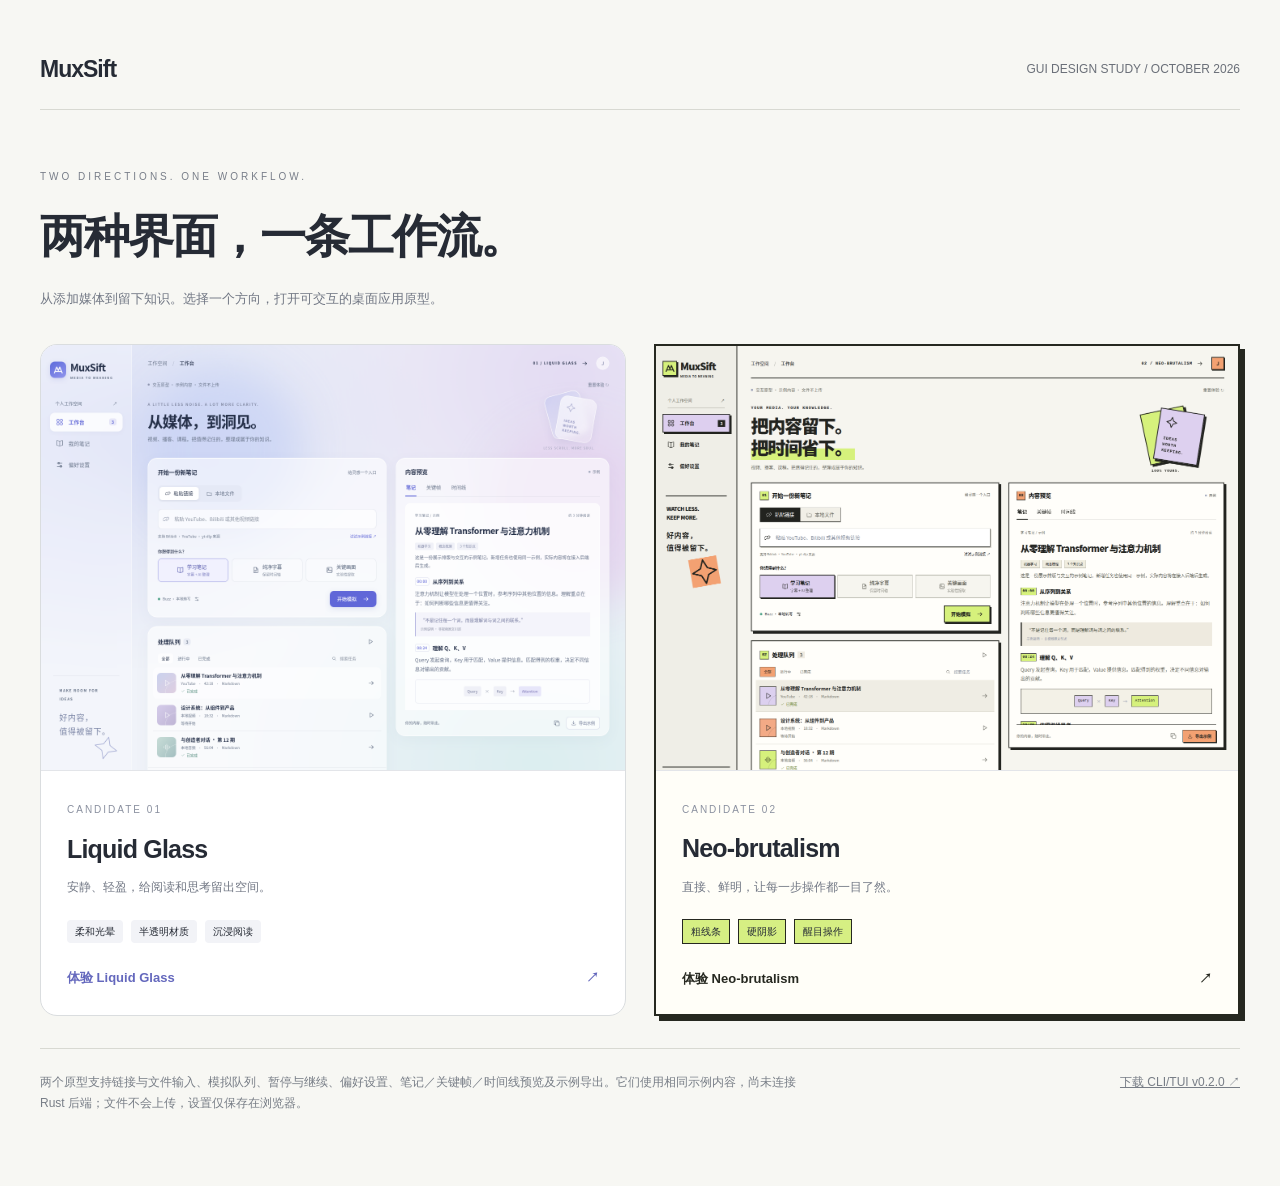
<file: prototypes/gui/index.html>
<!doctype html>
<html lang="zh-CN">
<head>
<meta charset="utf-8"><meta name="viewport" content="width=device-width,initial-scale=1">
<title>MuxSift · 两种界面，一条工作流</title>
<style>
*{box-sizing:border-box}body{margin:0;color:#262b35;background:#f7f7f3;font:15px/1.7 Inter,"Segoe UI","Noto Sans CJK SC",sans-serif}main{max-width:1380px;padding:50px 40px;margin:auto}header{display:flex;align-items:center;justify-content:space-between;font-size:12px;border-bottom:1px solid #d8d9d2;padding-bottom:20px}header b{font-size:23px;letter-spacing:-1px}header span{color:#6a6f78}.intro{margin:52px 0 34px}.eyebrow{font-size:10px;letter-spacing:3px;color:#787e89}h1{font-size:clamp(28px,4vw,46px);letter-spacing:-2px;margin:9px 0;font-weight:650}.intro p{font-size:13px;color:#717784}.candidates{display:grid;grid-template-columns:1fr 1fr;gap:28px}a{color:inherit;text-decoration:none}.candidate{border:1px solid #dadddf;border-radius:17px;overflow:hidden;background:#fff;transition:transform .2s,box-shadow .2s}.candidate:hover{transform:translateY(-4px);box-shadow:0 15px 35px #262b3512}.image-wrap{aspect-ratio:1.37;overflow:hidden;background:#edf0f7;border-bottom:1px solid #e3e5e9}.image-wrap img{width:100%;height:100%;object-fit:cover;object-position:top;display:block}.copy{padding:24px 26px}.number{font-size:10px;letter-spacing:2px;color:#8b91a0}.copy h2{font-size:25px;letter-spacing:-.8px;margin:7px 0}.copy p{font-size:12px;color:#717784;margin:6px 0 22px}.tags{display:flex;gap:8px;flex-wrap:wrap;margin-bottom:24px}.tags span{font-size:10px;background:#f2f3f7;padding:3px 8px;border-radius:4px}.open{display:flex;justify-content:space-between;align-items:center;font-size:13px;color:#6468bd;font-weight:600}.neo{border:2px solid #262820;border-radius:0;box-shadow:5px 5px 0 #262820;background:#fffef8}.neo .copy h2{font-weight:900}.neo .tags span{border:1px solid #262820;border-radius:0;background:#d6ef83}.neo .open{color:#262820}.notes{margin-top:32px;padding:23px 0;border-top:1px solid #d8d9d2;color:#777d86;font-size:12px;display:flex;gap:30px;justify-content:space-between}.notes p{margin:0;max-width:780px}.notes a{text-decoration:underline;white-space:nowrap}a:focus-visible{outline:3px solid #6a63d4;outline-offset:6px}@media(max-width:750px){main{padding:24px 20px}.candidates{grid-template-columns:1fr;gap:28px}.intro{margin-top:35px}.notes{display:block}.notes a{display:inline-block;margin-top:12px}header span{font-size:9px}.copy{padding:20px}}
</style>
</head>
<body><main>
<header><b>MuxSift</b><span>GUI DESIGN STUDY / OCTOBER 2026</span></header>
<section class="intro"><span class="eyebrow">TWO DIRECTIONS. ONE WORKFLOW.</span><h1>两种界面，一条工作流。</h1><p>从添加媒体到留下知识。选择一个方向，打开可交互的桌面应用原型。</p></section>
<div class="candidates">
<a class="candidate" href="liquid-glass.html"><div class="image-wrap"><img src="previews/liquid-glass.png" alt="Liquid Glass：蓝紫渐变背景上的半透明任务面板和笔记阅读区"></div><div class="copy"><span class="number">CANDIDATE 01</span><h2>Liquid Glass</h2><p>安静、轻盈，给阅读和思考留出空间。</p><div class="tags"><span>柔和光晕</span><span>半透明材质</span><span>沉浸阅读</span></div><div class="open">体验 Liquid Glass <span>↗</span></div></div></a>
<a class="candidate neo" href="neo-brutalism.html"><div class="image-wrap"><img src="previews/neo-brutalism.png" alt="Neo-brutalism：奶油底色、黑色粗边框和明亮色块组成的媒体工作台"></div><div class="copy"><span class="number">CANDIDATE 02</span><h2>Neo-brutalism</h2><p>直接、鲜明，让每一步操作都一目了然。</p><div class="tags"><span>粗线条</span><span>硬阴影</span><span>醒目操作</span></div><div class="open">体验 Neo-brutalism <span>↗</span></div></div></a>
</div>
<div class="notes"><p>两个原型支持链接与文件输入、模拟队列、暂停与继续、偏好设置、笔记／关键帧／时间线预览及示例导出。它们使用相同示例内容，尚未连接 Rust 后端；文件不会上传，设置仅保存在浏览器。</p><a href="https://github.com/jasonshelter0/muxsift/releases/tag/v0.2.0" target="_blank" rel="noopener">下载 CLI/TUI v0.2.0 ↗</a></div>
</main></body></html>
</file>
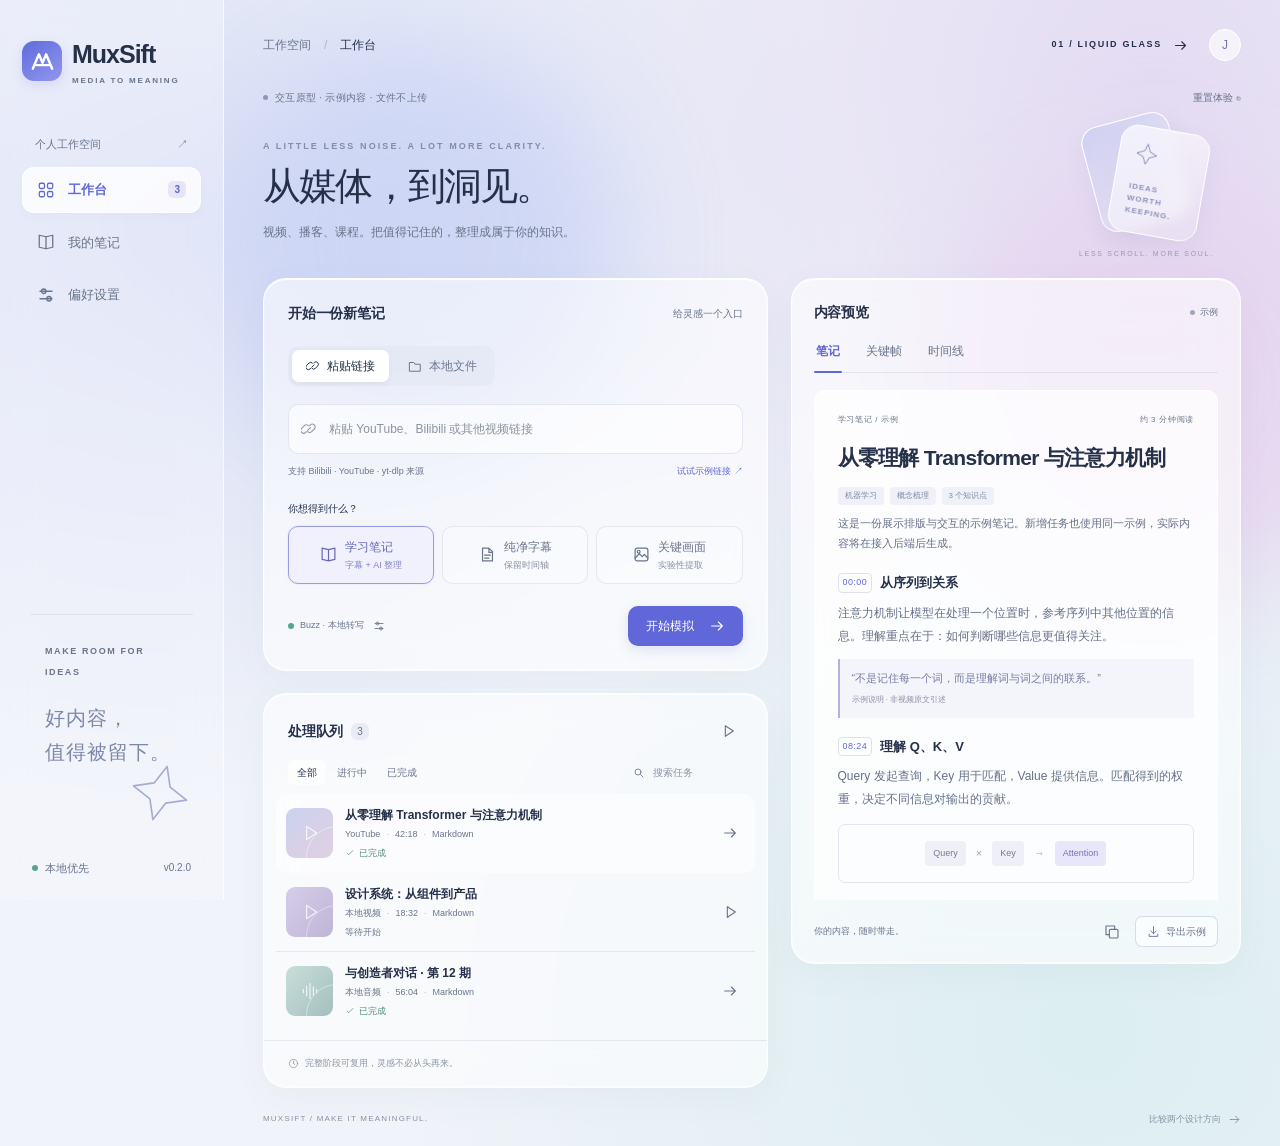
<file: prototypes/gui/liquid-glass.html>
<!doctype html>
<html lang="zh-CN">
<head>
  <meta charset="utf-8">
  <meta name="viewport" content="width=device-width,initial-scale=1">
  <meta name="color-scheme" content="light">
  <title>MuxSift · Liquid Glass</title>
  <link rel="stylesheet" href="styles.css">
  <script src="app.js" defer></script>
</head>
<body class="glass" data-theme="glass"><div id="app"></div><noscript>请启用 JavaScript 体验这个交互原型。</noscript></body>
</html>
</file>
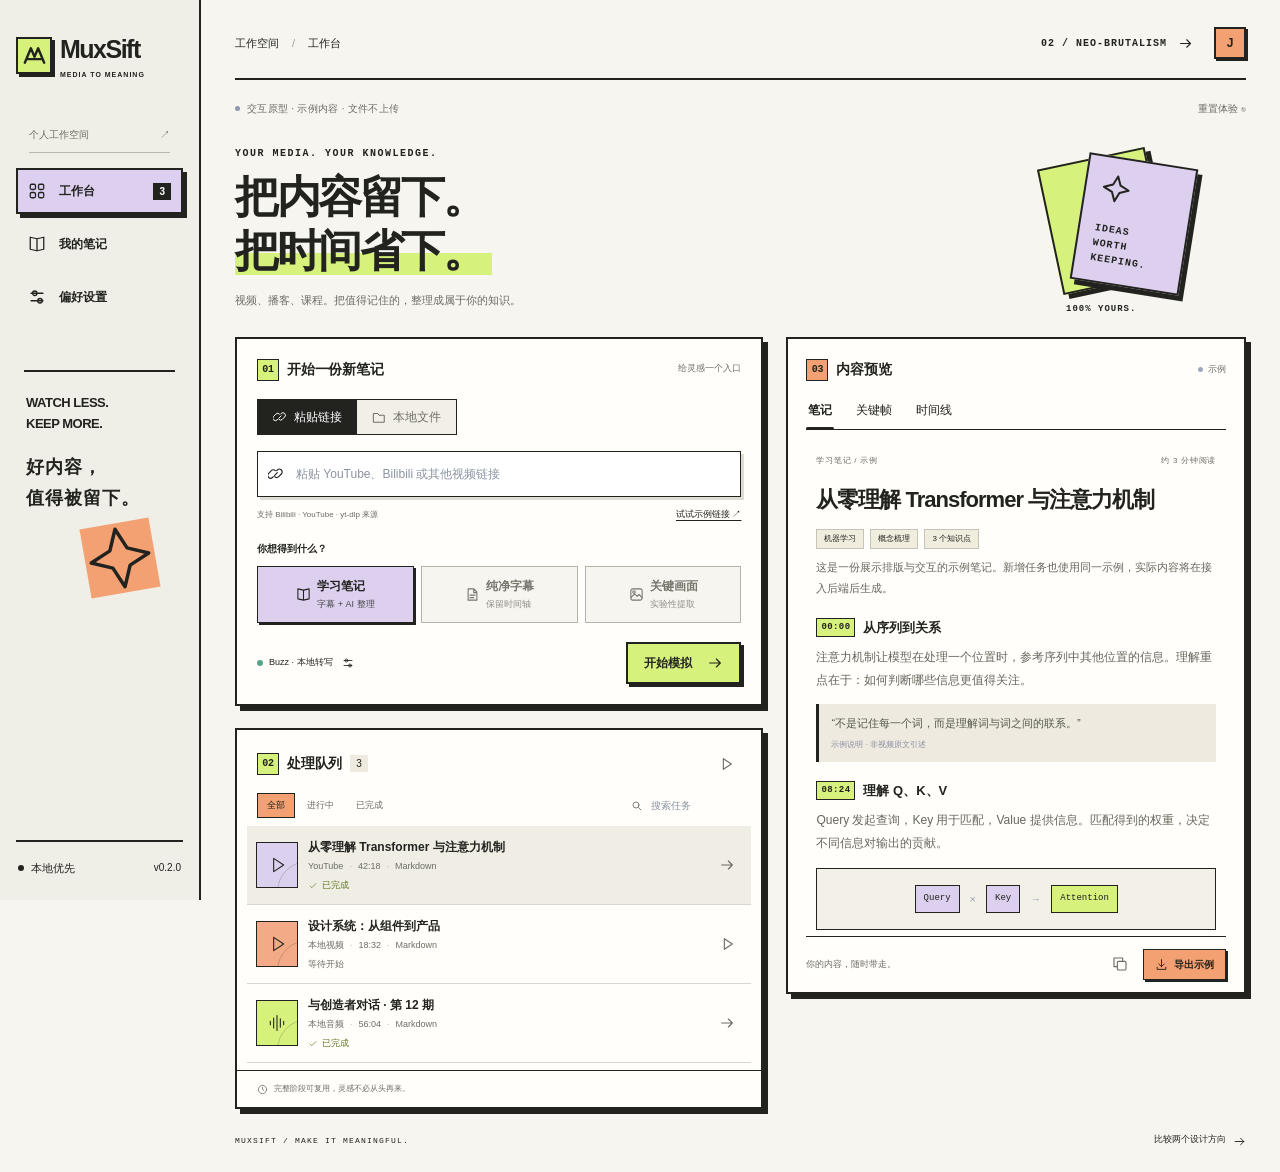
<file: prototypes/gui/neo-brutalism.html>
<!doctype html>
<html lang="zh-CN">
<head>
  <meta charset="utf-8">
  <meta name="viewport" content="width=device-width,initial-scale=1">
  <meta name="color-scheme" content="light">
  <title>MuxSift · Neo-brutalism</title>
  <link rel="stylesheet" href="styles.css">
  <script src="app.js" defer></script>
</head>
<body class="brutal" data-theme="brutal"><div id="app"></div><noscript>请启用 JavaScript 体验这个交互原型。</noscript></body>
</html>
</file>
<file: prototypes/gui/styles.css>
@charset "UTF-8";
*{box-sizing:border-box}html{scroll-behavior:smooth}body{margin:0;font-family:Inter,"SF Pro Display","Segoe UI","Noto Sans CJK SC","Microsoft YaHei",sans-serif;color:var(--ink);background:var(--bg);font-size:14px;line-height:1.5}button,input,select{font:inherit}button,a,input,select{-webkit-tap-highlight-color:transparent}button{cursor:pointer;color:inherit}button{border:0;background:none}button:disabled{opacity:.4;cursor:not-allowed}a{color:inherit;text-decoration:none}svg{width:20px;height:20px;flex-shrink:0;vertical-align:middle}button,a{touch-action:manipulation}button:focus-visible,a:focus-visible,input:focus-visible,select:focus-visible{outline:3px solid var(--accent);outline-offset:4px}input{min-width:0;color:var(--ink)}[hidden]{display:none!important}.sr-only{position:absolute;width:1px;height:1px;padding:0;margin:-1px;overflow:hidden;clip:rect(0,0,0,0);white-space:nowrap;border:0}.skip-link{position:fixed;left:20px;top:-60px;background:var(--ink);color:white;padding:12px;z-index:100}.skip-link:focus{top:10px}
.glass{--ink:#253049;--muted:#69758a;--accent:#6067d8;--bg:#edf0f7;--line:rgba(112,124,158,.14);--panel:rgba(255,255,255,.57);--radius:23px;--accent-soft:#edecfc;background:radial-gradient(ellipse at 12% 20%,#d9def5 0,transparent 44%),radial-gradient(ellipse at 90% 7%,#e4dcf3 0,transparent 45%),radial-gradient(ellipse at 85% 90%,#dceef0 0,transparent 45%),#f0f3f9;min-height:100vh}
.brutal{--ink:#22231f;--muted:#6d6d65;--accent:#6c51df;--bg:#f6f5ef;--line:#24251f;--panel:#fffefa;--radius:0;--accent-soft:#eee6ff;background-color:var(--bg);background-image:radial-gradient(#cecfc4 .65px,transparent .65px);background-size:14px 14px;min-height:100vh}
.ambient{position:fixed;z-index:-1;pointer-events:none;filter:blur(50px);border-radius:50%;opacity:.7}.ambient-one{width:400px;height:400px;background:#c6d1f5;left:17%;top:5%}.ambient-two{width:440px;height:440px;background:#e4d1ee;right:-100px;top:18%}.brutal .ambient{display:none}
.app-shell{display:grid;grid-template-columns:224px minmax(0,1fr);max-width:1720px;margin:0 auto;min-height:100vh}.sidebar{padding:36px 22px 24px;position:sticky;top:0;height:100vh;display:flex;flex-direction:column;border-right:1px solid rgba(255,255,255,.7);background:rgba(248,250,255,.35);backdrop-filter:blur(20px)}.brand{display:flex;gap:10px;align-items:center;font-size:25px;letter-spacing:-1px;font-weight:750}.brand-mark{width:40px;height:40px;border-radius:12px;display:grid;place-items:center;color:white;background:linear-gradient(145deg,#5e6cdc,#9296ed);box-shadow:0 4px 12px #6b72d12a}.brand-mark svg{width:29px;height:29px;stroke-width:2}.brand-sub{display:block;font-size:8px;letter-spacing:1.8px;color:var(--muted);margin-top:1px}.workspace-label{display:flex;justify-content:space-between;font-size:11px;color:var(--muted);margin:49px 13px 15px}.sidebar nav{display:grid;gap:7px}.nav-item{display:flex;align-items:center;gap:13px;padding:13px 15px;text-align:left;border-radius:12px;color:var(--muted);font-size:13px;transition:background .2s}.nav-item svg{width:18px;height:18px}.nav-item.active{background:rgba(255,255,255,.78);color:var(--accent);box-shadow:0 4px 10px #5c659209,inset 0 0 0 1px #fff9;font-weight:650}.nav-item:hover{background:#ffffff70}.nav-count{margin-left:auto;font-size:10px;background:#e6e6f8;padding:1px 6px;border-radius:5px}.sidebar-note{margin:auto 8px 35px;padding:24px 15px 0;border-top:1px solid var(--line);position:relative;overflow:hidden}.tiny-label{font-size:9px;letter-spacing:1.6px;font-weight:650;color:var(--muted);white-space:pre-line}.sidebar-note p{font-size:20px;line-height:1.7;letter-spacing:1px;color:#7d87a7;margin-bottom:56px}.note-orbit{position:absolute;bottom:-1px;right:0;color:#a5acd4;transform:rotate(15deg)}.note-orbit svg{height:66px;width:66px;stroke-width:.6}.sidebar-bottom{display:flex;align-items:center;gap:7px;font-size:11px;color:var(--muted);padding:0 10px}.connection-dot{display:inline-block;background:#55a58c;width:6px;height:6px;border-radius:50%;flex-shrink:0}.version{margin-left:auto;font-size:10px}
main{padding:29px 39px 20px;min-width:0}.topbar{display:flex;justify-content:space-between;align-items:center;gap:16px}.breadcrumb{font-size:12px;color:var(--muted);display:flex;gap:13px;align-items:center}.breadcrumb strong{font-weight:500;color:var(--ink)}.breadcrumb>span{opacity:.4}.top-actions{display:flex;gap:21px;align-items:center}.style-link{display:flex;align-items:center;gap:11px;font-size:9px;letter-spacing:1.7px;font-weight:600}.style-link svg{width:15px;height:15px}.avatar{width:32px;height:32px;display:grid;place-items:center;border-radius:50%;color:#72799e;background:#fff9;border:1px solid white;font-size:12px}.demo-notice{display:flex;align-items:center;gap:7px;font-size:10px;letter-spacing:.3px;color:var(--muted);margin:24px 0 3px}.demo-dot{width:5px;height:5px;background:#9097b1;border-radius:50%}.demo-notice button{margin-left:auto;font-size:10px;color:var(--muted);padding:5px 0}.hero{display:flex;align-items:center;justify-content:space-between;padding:20px 0 30px;min-height:153px}.eyebrow{font-size:9px;letter-spacing:2.1px;color:#858ca6;font-weight:650;margin-bottom:9px}h1{font-size:38px;letter-spacing:-1.8px;font-weight:580;line-height:1.3;margin:0 0 12px}.hero p{color:var(--muted);font-size:12px;margin:0}.hero-art{width:145px;height:130px;position:relative;margin-right:20px;margin-top:-15px}.art-layer{position:absolute;width:90px;height:108px;border:1px solid #fff;border-radius:17px;box-shadow:0 8px 25px #7374ae15}.art-back{transform:rotate(-15deg);left:14px;top:0;background:linear-gradient(145deg,#c6c9f0b0,#ffffff75)}.art-front{left:38px;top:11px;transform:rotate(10deg);padding:15px;background:linear-gradient(140deg,#ffffffb0,#ffffff30);backdrop-filter:blur(7px);color:#8c8fbc;display:flex;flex-direction:column;justify-content:space-between}.art-front svg{height:24px;width:24px;stroke-width:1}.art-front span{font-size:8px;font-weight:650;letter-spacing:1px;line-height:1.5}.art-caption{position:absolute;bottom:-11px;left:3px;font-size:7px;letter-spacing:1.7px;color:#969ab1}
.workspace{display:grid;grid-template-columns:minmax(380px,1.12fr) minmax(340px,1fr);gap:23px;align-items:start}.left-stack{display:grid;gap:22px;min-width:0}.panel{border:1px solid #ffffffc9;border-radius:var(--radius);background:var(--panel);box-shadow:0 9px 34px #59628809,inset 0 1px 0 white;backdrop-filter:blur(24px);overflow:hidden}.section-header{display:flex;justify-content:space-between;align-items:center;gap:10px}h2{font-size:14px;font-weight:650;letter-spacing:-.2px;margin:0;display:flex;align-items:center;gap:8px}.section-number{display:none}.small-label{font-size:10px;color:var(--muted)}.composer{padding:24px}.source-tabs{display:flex;gap:5px;margin:22px 0 18px;padding:4px;background:#dfe3ef75;border-radius:10px;width:fit-content}.source-tabs button{font-size:11px;display:flex;align-items:center;gap:7px;padding:7px 14px;border-radius:7px;color:var(--muted)}.source-tabs button svg{width:14px;height:14px}.source-tabs button.active{background:#fff;box-shadow:0 2px 5px #3331;color:var(--ink)}.url-field{display:flex;gap:10px;align-items:center;padding:14px 12px;background:#fff9;border:1px solid #ccd1e180;border-radius:10px}.url-field svg{width:16px;height:16px;color:#949cb0}.url-field input{border:0;background:none;width:100%;font-size:11px;outline:none}.url-field:focus-within{outline:2px solid var(--accent);outline-offset:2px}input::placeholder{color:#8b93a2}.field-foot{display:flex;justify-content:space-between;gap:5px;align-items:center;font-size:9px;color:var(--muted);margin:11px 0 22px}.field-foot button{font-size:9px;color:var(--accent);padding:0;white-space:nowrap}.output-label{font-size:10px;font-weight:550;margin-bottom:10px}.output-options{display:grid;grid-template-columns:repeat(3,1fr);gap:8px}.output-options button{display:flex;align-items:center;justify-content:center;gap:8px;text-align:left;border:1px solid var(--line);border-radius:10px;padding:11px 4px;color:var(--muted);background:#ffffff42}.output-options button svg{width:17px;height:17px}.output-options button.active{border-color:#9b9de2;background:#eeedff99;color:#6669b5;box-shadow:0 0 0 1px #9b9de216}.output-options span{font-size:11px;font-weight:550}.output-options small{display:block;font-size:8px;font-weight:400;margin-top:3px;opacity:.8}.composer-footer{display:flex;align-items:center;justify-content:space-between;gap:10px;padding-top:22px}.engine-label{display:flex;gap:6px;align-items:center;font-size:9px;color:var(--muted);padding:0}.engine-label svg{width:12px;height:12px;margin-left:3px}.primary,.secondary{display:inline-flex;align-items:center;justify-content:center;gap:15px;padding:11px 18px;border-radius:10px;background:var(--accent);color:white;font-size:11px;font-weight:550;box-shadow:0 4px 13px #5f62be29;transition:transform .15s,box-shadow .15s}.primary svg{width:16px;height:16px}.primary:hover{transform:translateY(-1px);box-shadow:0 6px 15px #5f62be40}.primary:active{transform:translateY(1px)}.secondary{background:var(--accent-soft);color:var(--accent);box-shadow:none}.text-button{font-size:11px;color:var(--accent);padding:9px 12px}.drop-zone{border:1px dashed #949ec7;border-radius:12px;text-align:center;padding:15px;display:flex;flex-direction:column;align-items:center;gap:7px;background:#ffffff4f;margin-bottom:15px}.drop-zone svg{color:var(--accent);width:24px;height:24px}.drop-zone strong{font-size:11px;max-width:100%;overflow-wrap:anywhere}.drop-zone>span{font-size:9px;color:var(--muted)}.drop-zone.dragging{background:var(--accent-soft);outline:2px solid var(--accent)}.input-error{font-size:11px;color:#a43244;padding:8px;background:#ffe8ed;border-radius:6px}
.tasks-panel{padding:22px 0 0}.tasks-panel>.section-header{padding:0 24px}.count{font-size:10px;color:var(--muted);border-radius:6px;padding:1px 6px;background:#e1e5f0a6;font-weight:500}.icon-button{width:30px;height:30px;display:inline-grid;place-items:center;flex-shrink:0;border-radius:7px;color:var(--muted)}.icon-button svg{width:16px;height:16px}.icon-button:hover{background:#8c93ba16}.task-toolbar{display:flex;align-items:center;gap:8px;justify-content:space-between;margin:14px 24px 9px}.filters{display:flex;gap:2px}.filters button{font-size:10px;color:var(--muted);padding:5px 9px;border-radius:6px;white-space:nowrap}.filters button.active{background:#fff9;color:var(--ink)}.search{display:flex;gap:6px;align-items:center;max-width:110px}.search svg{width:12px;height:12px;color:var(--muted)}.search input{border:0;background:none;width:100%;font-size:10px}.task-row{display:flex;align-items:center;margin:0 12px;padding:12px 10px;border-bottom:1px solid var(--line);gap:6px;transition:background .2s}.task-row:last-child{border-bottom:0}.task-row.selected{background:#ffffff73;border-radius:11px;border-color:transparent}.task-main{display:flex;text-align:left;gap:12px;align-items:center;padding:0;min-width:0;flex:1}.task-thumb{width:47px;height:50px;border-radius:9px;background:linear-gradient(135deg,#cbd2ee,#e0cfe1);display:grid;place-items:center;color:#ffffffde;flex-shrink:0;overflow:hidden;position:relative}.task-thumb::before{content:"";position:absolute;width:60px;height:60px;border:1px solid #fff6;border-radius:50%;left:20px;top:18px}.task-thumb svg{width:20px;height:20px;stroke-width:1.3;z-index:1}.thumb-audio{background:linear-gradient(130deg,#c9ded8,#a4bfc1)}.task-row:nth-child(2) .thumb-video{background:linear-gradient(130deg,#d6cdeb,#bfb5d5)}.task-info{display:block;flex:1;min-width:0}.task-info>strong{display:block;overflow:hidden;text-overflow:ellipsis;white-space:nowrap;font-size:11px;font-weight:600;margin-bottom:4px}.task-info>small{display:flex;gap:6px;font-size:8px;color:var(--muted)}.task-info>small span{opacity:.5}.task-state{font-size:9px;color:var(--muted);display:flex;gap:4px;align-items:center;margin-top:5px}.task-state svg{width:10px;height:10px}.task-state.done{color:#548d7e}.task-state.running{color:var(--accent)}.task-state.paused{color:#96712d}.progress{display:block;background:#dddfee;height:3px;margin-top:6px;border-radius:3px;overflow:hidden}.progress i{display:block;height:100%;background:var(--accent);transition:width .4s}.queue-foot{font-size:9px;color:#8b94a4;display:flex;align-items:center;gap:6px;padding:16px 24px;border-top:1px solid var(--line);margin-top:10px}.queue-foot svg{width:11px;height:11px}.empty-state{font-size:12px;color:var(--muted);padding:40px 25px;text-align:center}
.inspector{padding:23px 22px 0}.live-label{display:flex;align-items:center;gap:5px;color:var(--muted);font-size:9px}.live-label span{width:5px;height:5px;background:#a0a7bc;border-radius:50%}.preview-tabs{display:flex;border-bottom:1px solid var(--line);margin-top:19px;gap:22px}.preview-tabs button{font-size:11px;padding:0 2px 12px;color:var(--muted);position:relative}.preview-tabs button.active{color:var(--accent);font-weight:600}.preview-tabs button.active::after{content:"";height:2px;background:var(--accent);position:absolute;bottom:-1px;left:0;right:0;border-radius:2px}#preview-content{height:527px;overflow:auto;scrollbar-width:thin;scrollbar-color:#b6bcd166 transparent;padding-top:17px}.note-paper{background:#ffffffb3;padding:23px 23px 18px;border:1px solid #fff;border-radius:11px;box-shadow:0 4px 12px #67729604;font-size:11px}.paper-meta{display:flex;justify-content:space-between;gap:10px;font-size:8px;color:var(--muted);letter-spacing:.7px}.note-paper h3{font-size:21px;letter-spacing:-.7px;line-height:1.5;font-weight:650;margin:16px 0 13px}.note-tags{display:flex;gap:6px;flex-wrap:wrap}.note-tags span{font-size:8px;padding:3px 7px;border-radius:4px;background:#f0f1f8;color:#7f86a5}.note-intro{color:var(--muted);font-size:10px;line-height:1.8;margin:15px 0 20px}.note-paper h4{font-size:12px;display:flex;gap:8px;align-items:center;margin:19px 0 9px}.time-tag{font-size:8px;letter-spacing:.4px;font-weight:500;border:1px solid #dce0f0;border-radius:4px;padding:2px 4px;color:var(--accent)}.note-paper p{line-height:1.9;color:#657088;margin:8px 0 12px}.quote{border-left:2px solid #b1b2df;padding:10px 12px;background:#f4f4fb;color:#787da2;font-size:10px;line-height:1.8}.quote small{display:block;font-size:8px;color:#8b90a4;margin-top:4px}.mini-diagram{display:flex;align-items:center;justify-content:center;gap:10px;padding:16px 5px;border:1px solid #e3e5f0;border-radius:7px;margin:13px 0}.mini-diagram span{padding:6px 8px;background:#eff0f7;font-size:9px;color:#73799a;border-radius:4px}.mini-diagram b{font-weight:400;color:#9da3b5}.mini-diagram .diagram-result{background:#e7e6fa;color:#7a73b5}.note-paper ul{padding-left:18px;color:#657088;font-size:10px;line-height:2.1}.preview-footer{display:flex;align-items:center;gap:8px;padding:16px 0}.preview-footer>span{font-size:9px;color:var(--muted);margin-right:auto}.export-button{display:flex;align-items:center;gap:6px;font-size:10px;border:1px solid #b4bad780;padding:7px 11px;border-radius:7px;background:#fff9;color:#697492}.export-button svg{width:13px;height:13px}.page-footer{display:flex;align-items:center;justify-content:space-between;margin-top:25px;color:#8992a5;font-size:8px;letter-spacing:1.2px}.page-footer a{display:flex;gap:7px;align-items:center;font-size:9px;letter-spacing:0}.page-footer svg{width:13px;height:13px}
.waiting-preview{text-align:center;padding:25px 14px}.waiting-symbol{display:grid;place-items:center;margin:0 auto 20px;width:80px;height:80px;background:var(--accent-soft);color:var(--accent);border-radius:20px}.waiting-symbol svg{width:40px;height:40px;stroke-width:1}.waiting-preview h3{font-size:20px;margin:15px 0 8px}.waiting-preview>p{font-size:11px;color:var(--muted);overflow-wrap:anywhere}.pipeline{text-align:left;margin:25px auto;max-width:200px;display:grid;gap:17px}.pipeline>div{display:flex;align-items:center;gap:12px;font-size:11px;color:var(--muted)}.pipeline span{border:1px solid #bac0d0;border-radius:50%;width:23px;height:23px;display:grid;place-items:center;font-size:10px}.pipeline .finished span{background:#dceee5;color:#358068;border:0}.pipeline .current{color:var(--accent)}.pipeline .current span{background:var(--accent);color:white;border:0}.fine-print{font-size:10px;color:var(--muted);line-height:1.6}.frames-view{padding-bottom:8px}.frame-card{display:block;width:100%;padding:0;margin:12px 0 20px;text-align:left}.slide{padding:20px;background:#ede9ff;aspect-ratio:1.8;display:flex;flex-direction:column;justify-content:space-between;border-radius:8px;color:#6d60a3;border:1px solid #dbd5ef}.slide small{font-size:7px;letter-spacing:2px}.slide strong{font-size:20px;max-width:240px;line-height:1.3}.slide-nodes{display:flex;gap:12px;align-items:center;font-size:9px}.slide-nodes span{background:#ffffffb0;padding:6px 13px;border-radius:4px}.slide-nodes i{font-style:normal}.slide-1{background:#e5eef0;color:#567a83}.slide-2{background:#f5e7dc;color:#aa7c57}.frame-caption{display:flex;align-items:center;gap:12px;margin-top:10px;font-size:9px;color:var(--muted)}.frame-caption b{color:var(--accent);font-weight:500}.frame-caption svg{width:13px;height:13px;margin-left:auto}.timeline-view{padding:20px 10px}.timeline-item{border-left:1px solid #bbbfd9;position:relative;display:grid;gap:8px;padding:0 0 28px 22px;text-align:left;width:100%}.timeline-item:first-of-type{margin-top:25px}.timeline-dot{position:absolute;left:-5px;top:2px;width:9px;height:9px;border-radius:50%;background:var(--accent);box-shadow:0 0 0 4px var(--accent-soft)}.timeline-item time{font-size:10px;color:var(--accent)}.timeline-item strong{font-size:14px}.timeline-item p{font-size:11px;color:var(--muted);margin:0}
dialog{color:var(--ink);background:#fafbff;border:1px solid white;border-radius:20px;padding:26px;max-width:440px;width:calc(100% - 32px);box-shadow:0 25px 100px #14214344}dialog::backdrop{background:#17243b44;backdrop-filter:blur(7px)}dialog h2{font-size:20px}dialog p{font-size:11px;color:var(--muted)}dialog label{display:grid;gap:8px;font-size:12px;margin:20px 0 5px}dialog select{background:white;border:1px solid #c7ccdd;border-radius:7px;padding:10px;color:var(--ink);width:100%}.setting-hint{font-size:10px;color:var(--muted);margin-top:9px}.settings-note{padding:12px;background:var(--accent-soft);font-size:11px;color:var(--muted);margin:23px 0;border-radius:8px}.settings-note+.primary{width:100%}.toast{position:fixed;bottom:25px;left:50%;transform:translateX(-50%);background:#253049;color:white;padding:13px 22px;border-radius:12px;box-shadow:0 8px 25px #2223;font-size:12px;z-index:30;max-width:calc(100% - 30px);width:max-content}
/* Candidate 02 uses an independent visual grammar and layout rhythm. */
.brutal .app-shell{grid-template-columns:201px minmax(0,1fr)}.brutal .sidebar{background:#efeee7;border-right:2px solid var(--ink);backdrop-filter:none;padding:31px 16px 24px}.brutal .brand{font-size:25px;font-weight:900;letter-spacing:-1.5px;gap:8px}.brutal .brand-mark{border:2px solid var(--ink);background:#d6f17c;color:var(--ink);border-radius:0;box-shadow:3px 3px 0 var(--ink);width:36px;height:37px}.brutal .brand-sub{font-size:7px;letter-spacing:1px;color:var(--ink);font-weight:600}.brutal .workspace-label{font-size:10px;border-bottom:1px solid #b9b8ad;padding-bottom:10px;margin-top:47px}.brutal .nav-item{border:2px solid transparent;border-radius:0;padding:12px 10px;font-size:12px;color:var(--ink);font-weight:600}.brutal .nav-item.active{background:#ddcfef;border:2px solid var(--ink);box-shadow:4px 4px 0 var(--ink)}.brutal .nav-item:hover{background:#e5ddf0}.brutal .nav-count{background:var(--ink);color:#fff;border-radius:0}.brutal .sidebar-note{border-top:2px solid var(--ink);padding:20px 2px 10px;margin:50px 8px auto}.brutal .sidebar-note .tiny-label{font-size:13px;line-height:1.2;letter-spacing:-.5px;font-weight:900;color:var(--ink)}.brutal .sidebar-note p{font-size:18px;color:var(--ink);font-weight:700;margin-bottom:80px}.brutal .note-orbit{color:var(--ink);bottom:10px;right:20px;transform:rotate(-10deg);background:#f3a172}.brutal .note-orbit svg{stroke-width:1.2;width:70px;height:70px}.brutal .sidebar-bottom{border-top:2px solid var(--ink);padding:18px 2px 0;color:var(--ink)}.brutal .sidebar-bottom .connection-dot{background:var(--ink)}.brutal main{padding:27px 34px 24px}.brutal .topbar{padding-bottom:19px;border-bottom:2px solid var(--ink)}.brutal .breadcrumb{font-size:11px;color:var(--ink)}.brutal .style-link{font-family:monospace;font-size:10px;font-weight:700;letter-spacing:1px}.brutal .avatar{border:2px solid var(--ink);border-radius:0;background:#f3a172;color:var(--ink);font-weight:700;box-shadow:2px 2px 0 var(--ink)}.brutal .demo-notice{color:var(--muted);margin-top:16px}.brutal .hero{padding:22px 0 28px;min-height:203px}.brutal .eyebrow{font-size:10px;letter-spacing:1.5px;color:var(--ink);font-family:monospace}.brutal h1{font-size:44px;font-weight:900;letter-spacing:-2.5px;line-height:1.22;margin-bottom:15px}.brutal h1 span{background:linear-gradient(transparent 55%,#d6f17c 55%);padding-right:8px}.brutal .hero p{font-size:11px;color:var(--muted)}.brutal .hero-art{width:165px;height:150px;margin:0 42px 0 0}.brutal .art-layer{border:2px solid var(--ink);border-radius:0;width:110px;height:128px;box-shadow:5px 5px 0 var(--ink)}.brutal .art-back{background:#d6f17c;transform:rotate(-12deg);left:10px;top:5px}.brutal .art-front{background:#ddd0ef;backdrop-filter:none;transform:rotate(9deg);left:40px;top:8px;color:var(--ink)}.brutal .art-front svg{width:30px;height:30px;stroke-width:1.6}.brutal .art-front span{font-family:monospace;font-size:10px;font-weight:800}.brutal .art-caption{font-family:monospace;font-size:9px;letter-spacing:1px;font-weight:700;bottom:-14px;left:27px;color:var(--ink)}.brutal .workspace{grid-template-columns:minmax(390px,1.15fr) minmax(330px,1fr);gap:23px}.brutal .panel{border:2px solid var(--ink);box-shadow:5px 5px 0 var(--ink);backdrop-filter:none;border-radius:0;background:var(--panel)}.brutal .composer{padding:20px}.brutal .section-number{display:inline-grid;place-items:center;background:#d6f17c;border:1.5px solid var(--ink);font-family:monospace;font-size:10px;width:22px;height:22px;font-weight:700}.brutal h2{font-size:14px;font-weight:800}.brutal .small-label{font-family:monospace;font-size:9px}.brutal .source-tabs{border:1.5px solid var(--ink);border-radius:0;background:#f1efe7;padding:0;margin:18px 0 16px;gap:0}.brutal .source-tabs button{border-radius:0;padding:8px 15px;font-size:10px}.brutal .source-tabs button.active{background:var(--ink);color:#fff;box-shadow:none}.brutal .url-field{border:1.5px solid var(--ink);border-radius:0;background:white;box-shadow:3px 3px 0 #dedcd3;padding:12px 10px}.brutal .url-field input{font-size:10px}.brutal .url-field svg{color:var(--ink)}.brutal .field-foot{margin:11px 0 20px;font-size:8px}.brutal .field-foot button{font-size:9px;text-decoration:underline;text-underline-offset:3px;color:var(--ink)}.brutal .output-label{font-size:10px;font-weight:700}.brutal .output-options{gap:7px}.brutal .output-options button{border:1.5px solid #b4b4aa;background:#f6f5ef;border-radius:0;padding:10px 2px;color:#76766d;gap:6px}.brutal .output-options button.active{background:#ddd0ef;border:1.5px solid var(--ink);box-shadow:2px 2px 0 var(--ink);color:var(--ink)}.brutal .output-options span{font-size:10px;font-weight:750}.brutal .output-options small{font-size:8px}.brutal .output-options svg{width:15px;height:15px}.brutal .composer-footer{padding-top:19px}.brutal .engine-label{color:var(--ink)}.brutal .primary{background:#d6f17c;color:var(--ink);border:2px solid var(--ink);border-radius:0;box-shadow:3px 3px 0 var(--ink);font-weight:800;padding:10px 16px;font-size:11px}.brutal .primary:hover{transform:translate(-1px,-1px);box-shadow:4px 4px 0 var(--ink)}.brutal .primary:active{transform:translate(2px,2px);box-shadow:1px 1px 0 var(--ink)}.brutal .secondary{border:2px solid var(--ink);border-radius:0;background:#ddd0ef;color:var(--ink);font-weight:700;box-shadow:3px 3px 0 var(--ink)}.brutal .tasks-panel{padding-top:19px}.brutal .tasks-panel>.section-header{padding:0 20px}.brutal .task-toolbar{margin:14px 20px 8px}.brutal .filters button{border-radius:0;font-size:9px;border:1px solid transparent}.brutal .filters button.active{background:#f3a172;border:1px solid var(--ink)}.brutal .count{border-radius:0;background:#eeeae0;color:var(--ink)}.brutal .task-row{border-bottom:1px solid #d9d7cd;margin:0 10px;padding:12px 9px}.brutal .task-row.selected{background:#efede4;border-radius:0}.brutal .task-thumb{border:1.5px solid var(--ink);border-radius:0;background:#dcd0ef;color:var(--ink);height:46px;width:42px}.brutal .task-row:nth-child(2) .task-thumb{background:#f3aa86}.brutal .task-thumb.thumb-audio{background:#d6f17c}.brutal .task-thumb::before{border-color:#2223}.brutal .task-info>strong{font-size:10px;font-weight:700}.brutal .task-state.done{color:#617a25}.brutal .task-info>small{font-size:8px}.brutal .task-main{gap:10px}.brutal .icon-button{border-radius:0}.brutal .queue-foot{border-top:1px solid var(--ink);margin-top:7px;font-size:8px;padding:12px 20px;color:var(--muted)}.brutal .inspector{padding:20px 18px 0}.brutal .inspector .section-number{background:#f3a172}.brutal .preview-tabs{border-color:var(--ink);margin-top:20px;gap:20px}.brutal .preview-tabs button{font-size:10px;color:var(--ink);padding-bottom:10px}.brutal .preview-tabs button.active::after{height:3px;background:var(--ink)}.brutal .note-paper{border:0;border-radius:0;padding:15px 10px;background:transparent;box-shadow:none}.brutal .note-paper h3{font-size:22px;font-weight:850;letter-spacing:-1px}.brutal .note-tags span{background:#f0eddf;color:var(--ink);border:1px solid #c6c4b8;border-radius:0;font-size:8px}.brutal .note-paper p{color:#66675d}.brutal .note-paper h4{font-weight:800;font-size:12px}.brutal .time-tag{background:#d6f17c;color:var(--ink);border:1px solid var(--ink);border-radius:0;font-family:monospace;font-weight:600}.brutal .quote{background:#eeeadf;border-left:3px solid var(--ink);color:#54584b}.brutal .mini-diagram{border:1.5px solid var(--ink);border-radius:0;background:#f3f1e7}.brutal .mini-diagram span{border:1px solid var(--ink);border-radius:0;background:#ddd0ef;color:var(--ink);font-family:monospace}.brutal .mini-diagram .diagram-result{background:#d6f17c}.brutal .preview-footer{border-top:1.5px solid var(--ink);padding:12px 0}.brutal .export-button{background:#f3a172;border:1.5px solid var(--ink);border-radius:0;color:var(--ink);font-weight:700;box-shadow:2px 2px 0 var(--ink)}.brutal #preview-content{height:506px;padding-top:10px}.brutal .page-footer{font-family:monospace;font-size:8px;color:var(--ink)}.brutal .drop-zone{border:1.5px dashed var(--ink);border-radius:0;background:#f3f1e7}.brutal .waiting-symbol{border:2px solid var(--ink);border-radius:0;background:#ddd0ef;box-shadow:4px 4px 0 var(--ink);color:var(--ink)}.brutal .slide{border:1.5px solid var(--ink);border-radius:0;background:#ddd0ef;color:var(--ink)}.brutal .slide-1{background:#d6f17c}.brutal .slide-2{background:#f3a172}.brutal .slide-nodes span{border:1px solid var(--ink);border-radius:0;background:#fff8}.brutal dialog{border:2px solid var(--ink);border-radius:0;background:var(--bg);box-shadow:8px 8px 0 var(--ink)}.brutal dialog select{border:1.5px solid var(--ink);border-radius:0}.brutal .settings-note{border:1px solid var(--ink);border-radius:0;background:#eee6ff}.brutal .toast{border:2px solid var(--ink);background:#d6f17c;color:var(--ink);border-radius:0;box-shadow:4px 4px 0 var(--ink)}
@media(min-width:1500px){main{padding-left:48px;padding-right:48px}.workspace{gap:30px}.hero{padding-bottom:35px}.glass h1{font-size:42px}.note-paper{padding:27px 30px}.composer{padding:28px}.task-info>strong{font-size:12px}.brutal main{padding-left:46px;padding-right:46px}}
@media(max-width:1200px){.app-shell{grid-template-columns:180px minmax(0,1fr)}.sidebar{padding:30px 13px 20px}.brand{font-size:22px}.brand-mark{width:34px;height:34px}.brand-sub{font-size:6px;letter-spacing:1.6px}main{padding:24px}.workspace{grid-template-columns:minmax(340px,1fr) minmax(300px,.9fr);gap:17px}.composer{padding:20px}.small-label{display:none}.hero-art{margin-right:3px}.brutal .app-shell{grid-template-columns:175px minmax(0,1fr)}.brutal main{padding:24px}.brutal .workspace{grid-template-columns:minmax(340px,1fr) minmax(290px,.9fr);gap:18px}.brutal .brand{font-size:21px}.brutal .hero-art{margin-right:15px}.field-foot{flex-wrap:wrap}.note-paper{padding:19px}.preview-footer>span{font-size:8px}}
@media(max-width:1020px){.app-shell,.brutal .app-shell{grid-template-columns:76px minmax(0,1fr)}.sidebar,.brutal .sidebar{padding:28px 12px 20px;align-items:center}.brand>span:last-child,.workspace-label,.nav-item>span,.sidebar-note,.sidebar-bottom{display:none}.sidebar nav{margin-top:50px;width:100%}.nav-item,.brutal .nav-item{padding:13px;justify-content:center}.nav-item svg{height:20px;width:20px}.brutal .brand-mark{height:40px;width:40px}.hero-art{width:120px}.brutal h1{font-size:39px}.brutal .hero-art{transform:scale(.85);transform-origin:right center;margin-right:0}.workspace,.brutal .workspace{grid-template-columns:minmax(330px,1fr) minmax(290px,.9fr);gap:18px}main,.brutal main{padding:22px}.composer,.brutal .composer{padding:18px}.inspector,.brutal .inspector{padding-left:16px;padding-right:16px}.output-options button{gap:5px}.output-options small{font-size:7px}.hero p{font-size:11px}}
@media(max-width:800px){.workspace,.brutal .workspace{grid-template-columns:1fr}.inspector{margin-top:3px}.hero-art{display:none}.glass .hero{min-height:135px}.hero h1{font-size:34px}.brutal .hero{min-height:180px}.brutal .hero h1{font-size:38px}#preview-content,.brutal #preview-content{height:470px}.note-paper{padding:24px}.note-paper h3{max-width:350px}.left-stack{gap:20px}.composer,.brutal .composer{padding:23px}.field-foot{font-size:10px}.output-options button,.brutal .output-options button{padding:12px 7px}.output-options span,.brutal .output-options span{font-size:12px}.output-options small,.brutal .output-options small{font-size:9px}.task-info>strong,.brutal .task-info>strong{font-size:12px}.task-info>small,.brutal .task-info>small{font-size:9px}.hero p{max-width:390px;line-height:1.8}.style-link{font-size:8px;letter-spacing:1px}.top-actions{gap:10px}.glass .workspace{gap:20px}}
@media(max-width:520px){.app-shell,.brutal .app-shell{display:block}.sidebar,.brutal .sidebar{position:relative;top:0;height:auto;border-right:0;border-bottom:1px solid var(--line);padding:15px 19px;display:flex;flex-direction:row;justify-content:space-between;background:#ffffff65}.brutal .sidebar{border-bottom:2px solid var(--ink);background:#efeee7}.brand>span:last-child{display:block}.brand{font-size:23px}.brand-sub{font-size:6px}.sidebar nav{margin:0;display:flex;gap:5px;width:auto}.nav-item,.brutal .nav-item{padding:9px;border-radius:7px}.brutal .nav-item{border-radius:0}.nav-item svg{width:17px;height:17px}.brand-mark,.brutal .brand-mark{width:32px;height:34px}.brand-mark svg{width:25px;height:25px}main,.brutal main{padding:19px 16px 23px}.topbar{gap:5px}.breadcrumb{font-size:10px;gap:8px}.top-actions{gap:10px}.avatar{display:none}.style-link,.brutal .style-link{font-size:8px;letter-spacing:.5px}.style-link svg{width:12px}.demo-notice{font-size:8px;margin-top:17px;gap:5px}.demo-notice button{font-size:8px}.hero{padding:22px 0 25px}.eyebrow{font-size:7px;letter-spacing:1.7px}.hero h1{font-size:30px;letter-spacing:-1px}.hero p,.brutal .hero p{font-size:10px;max-width:290px;line-height:1.9}.brutal .hero{padding-top:20px}.brutal .hero h1{font-size:36px}.brutal .eyebrow{font-size:8px}.composer,.brutal .composer{padding:18px}.source-tabs{margin-top:18px}.source-tabs button{font-size:10px;padding:7px 12px}.url-field input{font-size:10px}.url-field{padding:12px 10px}.field-foot{font-size:8px;margin-bottom:18px;gap:7px}.field-foot button{font-size:8px}.output-options{gap:6px}.output-options button,.brutal .output-options button{gap:5px;display:grid;justify-items:center;text-align:center;padding:10px 2px}.output-options span,.brutal .output-options span{font-size:10px}.output-options small,.brutal .output-options small{font-size:8px}.output-options svg{height:18px;width:18px}.composer-footer{padding-top:19px}.engine-label{font-size:8px;gap:4px}.primary{padding:10px 13px;font-size:10px;gap:10px}.task-toolbar{margin-left:18px;margin-right:18px}.tasks-panel>.section-header{padding:0 18px}.task-thumb{width:39px;height:44px}.task-info>strong,.brutal .task-info>strong{font-size:10px}.task-info>small,.brutal .task-info>small{font-size:8px;gap:4px}.task-main{gap:9px}.task-row{padding:11px 6px}.task-state{font-size:8px}.search{max-width:92px}.search input{font-size:9px}.filters button{font-size:9px;padding:5px 7px}.queue-foot{font-size:8px;padding:14px 18px}.note-paper{padding:20px 17px}.note-paper h3{font-size:20px}.note-paper h4{font-size:11px}.brutal .note-paper h3{font-size:21px}.page-footer{font-size:6px;letter-spacing:.5px;gap:10px}.page-footer a{font-size:8px}.brutal .page-footer{font-size:6px}.toast{font-size:11px;bottom:16px}.inspector{padding-top:20px}}
@media(prefers-reduced-motion:reduce){*{scroll-behavior:auto!important;transition:none!important;animation:none!important}}
/* Reading and control text stays legible on both candidates. */
.url-field input,.brutal .url-field input{font-size:12px}.source-tabs button,.brutal .source-tabs button{font-size:12px}.output-options span,.brutal .output-options span{font-size:12px}.output-options small,.brutal .output-options small{font-size:9px}.primary,.brutal .primary{font-size:12px}.task-info>strong,.brutal .task-info>strong{font-size:12px}.task-info>small,.brutal .task-info>small{font-size:9px}.note-paper p{font-size:12px}.note-intro{font-size:11px!important}.note-paper h4,.brutal .note-paper h4{font-size:13px}.note-paper ul{font-size:12px}.quote{font-size:11px}.time-tag{font-size:9px}.preview-tabs button,.brutal .preview-tabs button{font-size:12px}.subtitle-text{white-space:pre-wrap;overflow-wrap:anywhere;font:12px/2 ui-monospace,monospace;color:var(--muted)}.glass .panel{box-shadow:0 10px 35px #5962880c,inset 0 1px 1px #fff,inset 0 -1px 1px #ffffff80}
@media(max-width:520px){.url-field input,.brutal .url-field input{font-size:11px}.task-info>strong,.brutal .task-info>strong{font-size:11px}.output-options span,.brutal .output-options span{font-size:11px}.primary,.brutal .primary{font-size:11px}}
</file>
